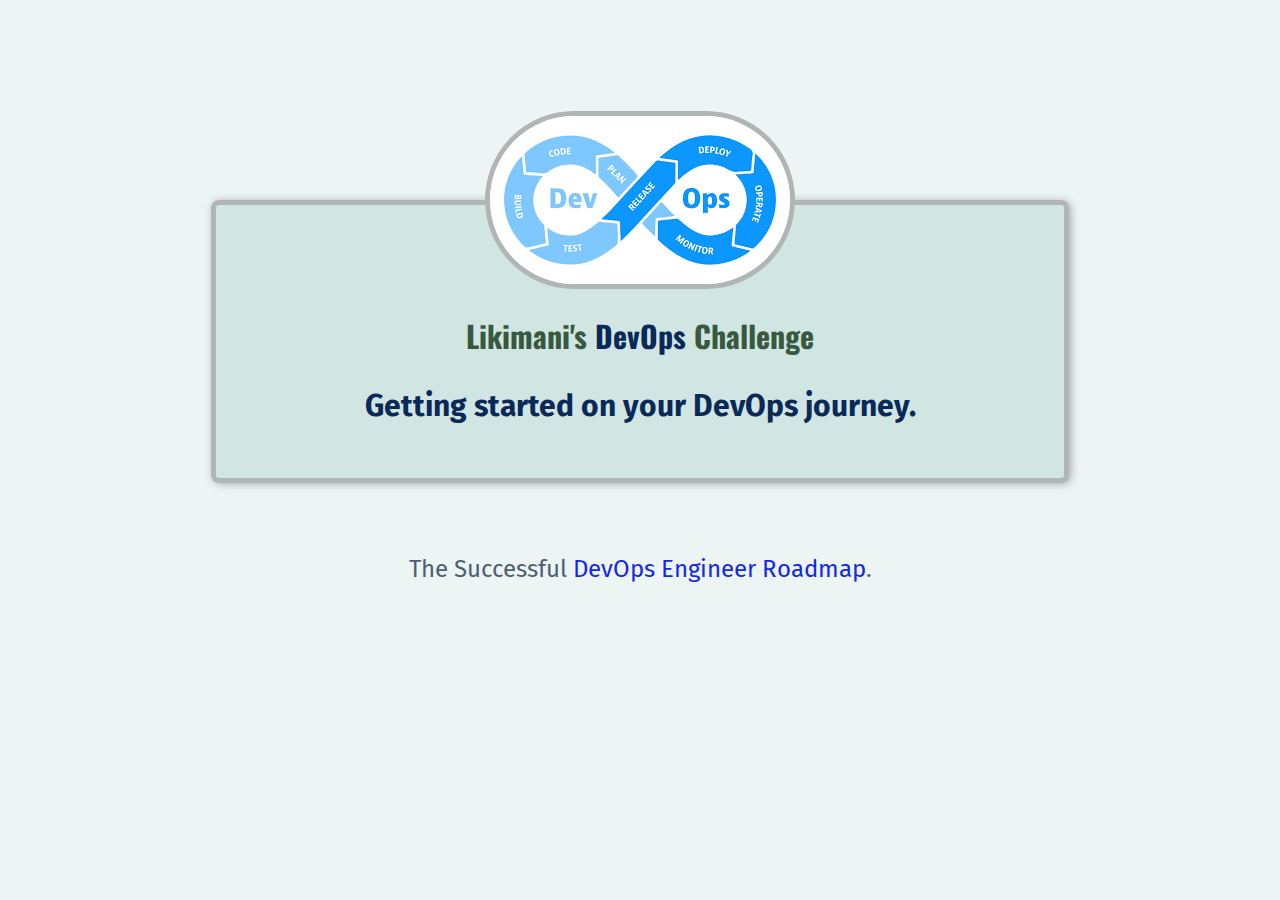
<file: index.html>
<!DOCTYPE html>
<html lang="en">
  <head> <!--invisible content-->
    <!-- <style></style> -->
    <meta charset="UTF-8">

    <link rel="preconnect" href="https://fonts.googleapis.com">
    <link rel="preconnect" href="https://fonts.gstatic.com" crossorigin>
    <link href="https://fonts.googleapis.com/css2?family=Fira+Sans:wght@400;700&family=Oswald:wght@200..700&display=swap" rel="stylesheet">

    <link href="styles/shared.css" rel="stylesheet" /> <!-- This file will be the main stylesheet which will be overridden by the values in the other listed stylesheets-->
    <link href="styles/style.css" rel="stylesheet" > 
    <!--link: links to another file, rel: relationship to the file; link is a void element (no closing tag), you can also use a forward slash (<element />)-->
    
  <title>Phyllis' DevOps Roadmap</title> <!--Appears only the Search Engine, not as an actual title -->

  </head>

  <body> <!--visible content-->
    <main>
      <img src="images/devops-image.png" alt="devops-image"> <!--alt: fall back text in case the image does not load, also text read out in case user is using a screen reader-->

      <h1>Likimani's <span>DevOps</span> Challenge</h1>

      <p id="subtitle">Getting started on your DevOps journey.</p> 
    </main>

    <footer>
      <p>The Successful <a href="course-list.html"> DevOps Engineer Roadmap</a>.</p>
    </footer>
  </body>
</html>
</file>
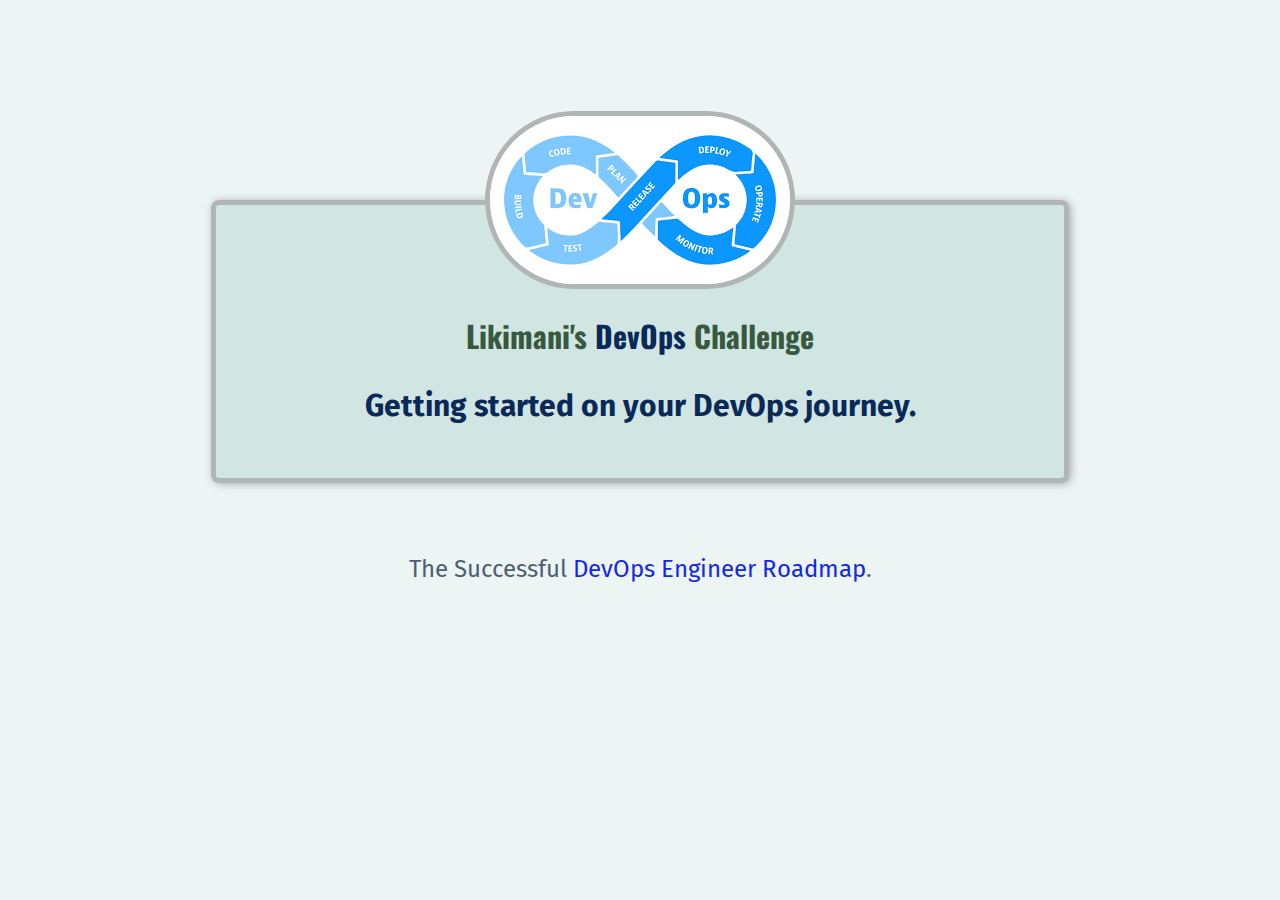
<file: devops-year/index.html>
<!DOCTYPE html>
<html lang="en">
  <head> <!--invisible content-->
    <!-- <style></style> -->
    <meta charset="UTF-8">

    <link rel="preconnect" href="https://fonts.googleapis.com">
    <link rel="preconnect" href="https://fonts.gstatic.com" crossorigin>
    <link href="https://fonts.googleapis.com/css2?family=Fira+Sans:wght@400;700&family=Oswald:wght@200..700&display=swap" rel="stylesheet">

    <link rel="icon" href="./images/favicon.ico" type="image/x-icon">

    <link href="styles/shared.css" rel="stylesheet" /> <!-- This file will be the main stylesheet which will be overridden by the values in the other listed stylesheets-->
    <link href="styles/style.css" rel="stylesheet" > 
    <!--link: links to another file, rel: relationship to the file; link is a void element (no closing tag), you can also use a forward slash (<element />)-->
    
  <title>Phyllis' DevOps Roadmap</title> <!--Appears only the Search Engine, not as an actual title -->

  </head>

  <body> <!--visible content-->
    <main>
      <img src="images/devops-image.png" alt="devops-image"> <!--alt: fall back text in case the image does not load, also text read out in case user is using a screen reader-->

      <h1>Likimani's <span>DevOps</span> Challenge</h1>

      <p id="subtitle">Getting started on your DevOps journey.</p> 
    </main>

    <footer>
      <p>The Successful <a href="course-list.html"> DevOps Engineer Roadmap</a>.</p>
    </footer>
  </body>
</html>
</file>
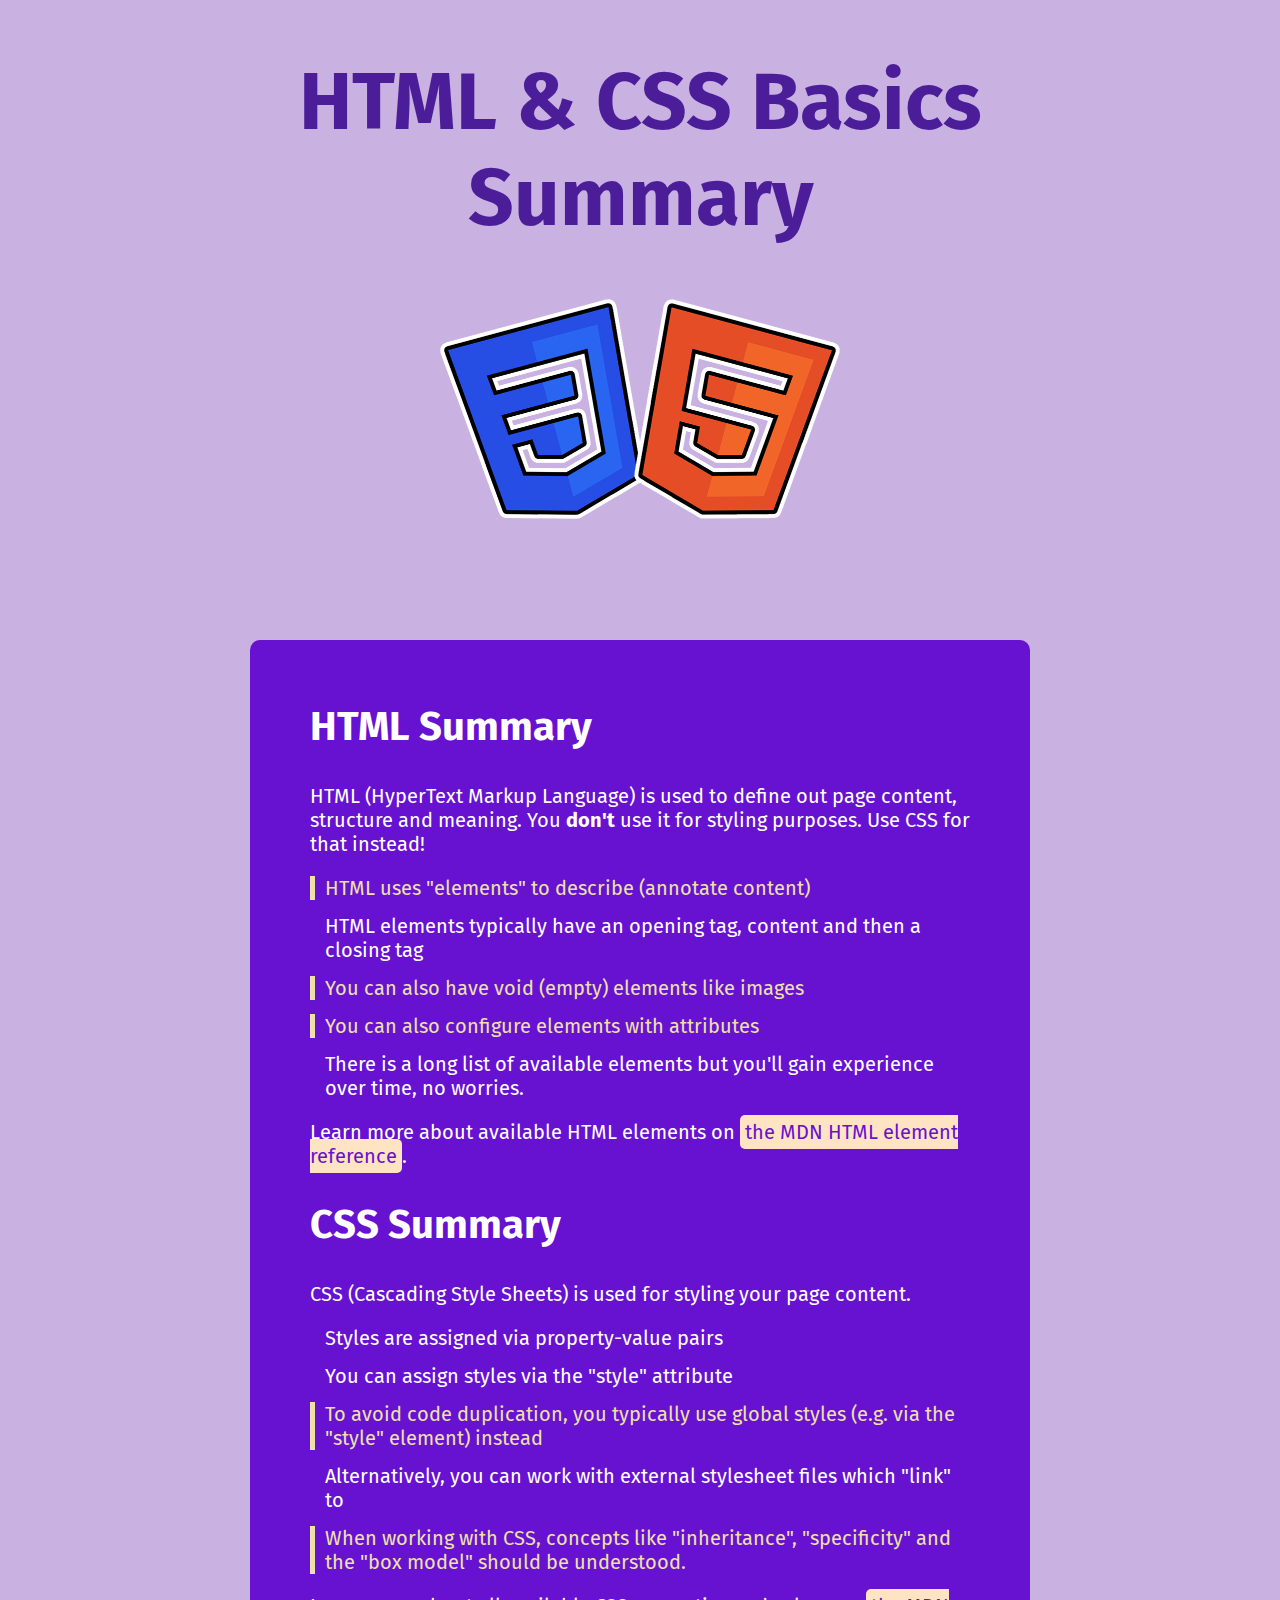
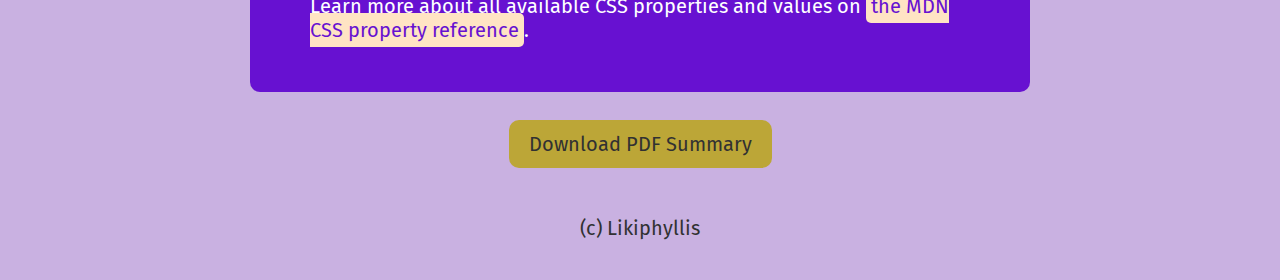
<file: project1/index.html>
<!DOCTYPE html>
<html lang="en">
  <head>
    <meta charset="UTF-8">

    <link rel="preconnect" href="https://fonts.googleapis.com">
    <link rel="preconnect" href="https://fonts.gstatic.com" crossorigin>
    <link href="https://fonts.googleapis.com/css2?family=Fira+Sans:wght@400;700&family=Oswald:wght@200..700&display=swap" rel="stylesheet">

    <link rel="stylesheet" href="styles/styles.css">
    <title>HTML & CSS</title>
  </head>

  <body>
    <header>
      <h1>HTML & CSS Basics Summary</h1>
      <img src="./images/html-css.png" alt="HTML and CSS logos">
    </header>

    <main>
      <section>
        <h2>HTML Summary</h2>
        <p>HTML (HyperText Markup Language) is used to define out page content, structure and meaning. 
          You <strong>don't</strong> use it for styling purposes. Use CSS for that instead!
        </p>
        <ul>
          <li class="highlight-text">HTML uses "elements" to describe (annotate content)</li>
          <li>HTML elements typically have an opening tag, content and then a closing tag</li>
          <li class="highlight-text">You can also have void (empty) elements like images</li>
          <li class="highlight-text">You can also configure elements with attributes</li>
          <li>There is a long list of available elements but you'll gain experience over time, no worries.</li>
        </ul>
        <p>Learn more about available HTML elements on 
          <a href="https://developer.mozilla.org/en-US/docs/Web/HTML/Element">the MDN HTML element reference</a>.
        </p>
      </section>
      
      <section>
        <h2>CSS Summary</h2>
        <p>CSS (Cascading Style Sheets) is used for styling your page content.</p>
        <ul>
          <li>Styles are assigned via property-value pairs</li>
          <li>You can assign styles via the "style" attribute</li>
          <li class="highlight-text">To avoid code duplication, you typically use global styles (e.g. via the "style" element) instead</li>
          <li>Alternatively, you can work with external stylesheet files which "link" to</li>
          <li class="highlight-text">When working with CSS, concepts like "inheritance", "specificity" and the "box model" should be understood.</li>
        </ul>
        <p>Learn more about all available CSS properties and values on 
          <a href="https://developer.mozilla.org/en-US/docs/Web/CSS/Reference">the MDN CSS property reference</a>.
        </p>
      </section>      
    </main>

    <footer>
      <p id="downloadpdf">
        <a href="https://github.com/academind/100-days-of-web-development/blob/04-html-css-first-practice-summary/extra-files/html-css-basics-summary.pdf" target="_blank"> 
          Download PDF Summary </a>
      </p>
      <p id="copyright">(c) Likiphyllis</p>
    </footer>
    
  </body>
</html>
</file>
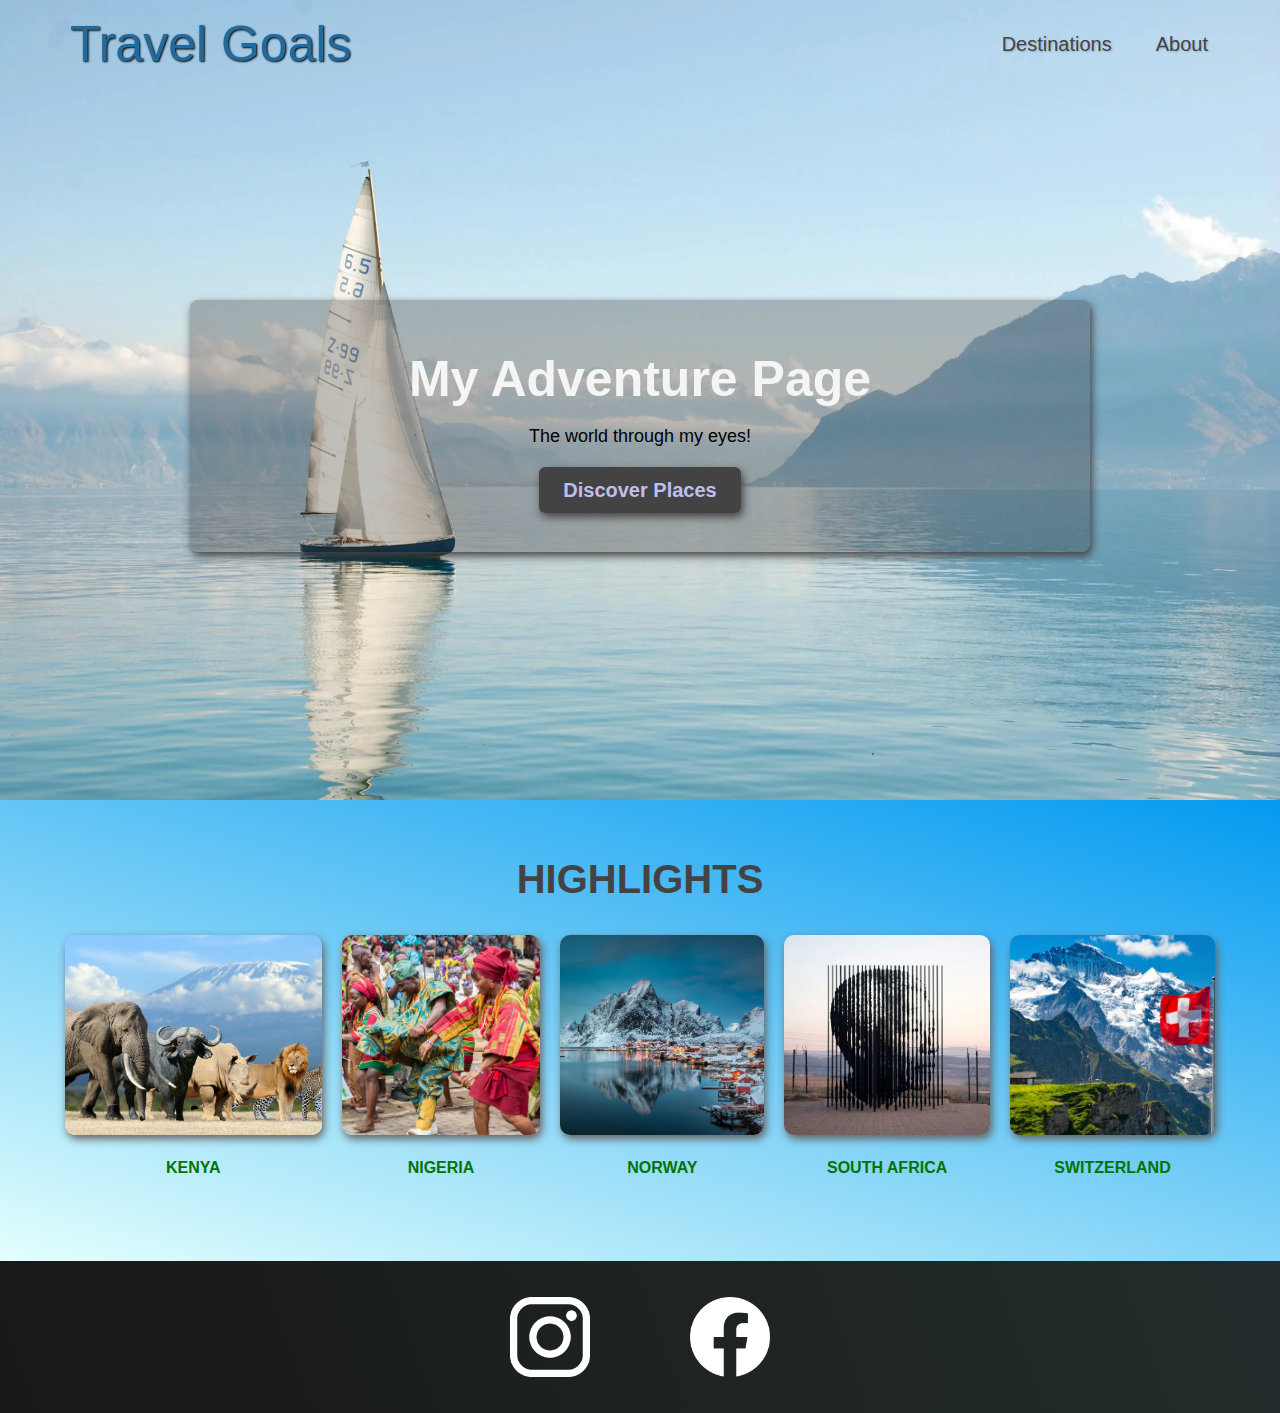
<file: travel-site/index.html>
<!DOCTYPE html>
<html lang="en">
<head>
  <meta charset="UTF-8">

  <link
      href="https://fonts.googleapis.com/css2?family=Raleway:wght@700&family=Oleo+Script:wght@700&family=Quicksand:wght@300;500;700&display=swap"
      rel="stylesheet"
  />

  <link rel="stylesheet" href="styles/styles.css">
  <link rel="stylesheet" href="styles/shared.css">

  <title>Travel Goals</title>

</head>
<body>
  <header id="container">
    <div id="page-logo"><a href="./index.html">Travel Goals</a></div>
    <nav>
      <ul id="dest">
        <li><a href="./places.html">Destinations</a></li>
        <li><a href="">About</a></li>
      </ul>
    </nav>
  </header>

  <main>
    <section id="hero">
      <div id="hero-content">
        <h1>My Adventure Page</h1>
        <p>The world through my eyes!</p>
        <a href="./places.html">Discover Places</a>
      </div>
    </section>

    <section id="highlights">
      <h2>Highlights</h2>
      <ul id="fave-dest">
        <li class="destination">
          <img src="./images/places/big-five.jpeg" alt="Big Five with Mt. Kilimanjaro Background">
          <p><strong>Kenya</strong></p>
        </li>
        <li class="destination">
          <img src="./images/places/Nigeria.jpeg" alt="Cultural Dsancers in Nigeria">
          <p><strong>Nigeria</strong></p>
        </li>
        <li class="destination">
          <img src="./images/places/Norway.jpeg" alt="Snowy mountainous Norwegian village">
          <p><strong>Norway</strong></p>
        </li>
        <li class="destination">
          <img src="./images/places/mandela.jpeg" alt="Mandela sculpture by the beach">
          <p><strong>South Africa</strong></p>
        </li>
        <li class="destination">
          <img src="./images/places/swiss.webp" alt="Swiss flag with snow-capped mountain background">
          <p><strong>Switzerland</strong></p>
        </li>
      </ul>
    </section>
  </main>

  <footer>
    <ul>
      <li>
        <a href="https://www.instagram.com"><img src="./images/icons/insta.png" alt="white Instagram logo"></a>
      </li>

      <li>
        <a href="https://www.facebook.com"><img src="./images/icons/facebook.png" alt="white Facebook logo"></a>
      </li>
    </ul>
  </footer>
</body>
</html>
</file>
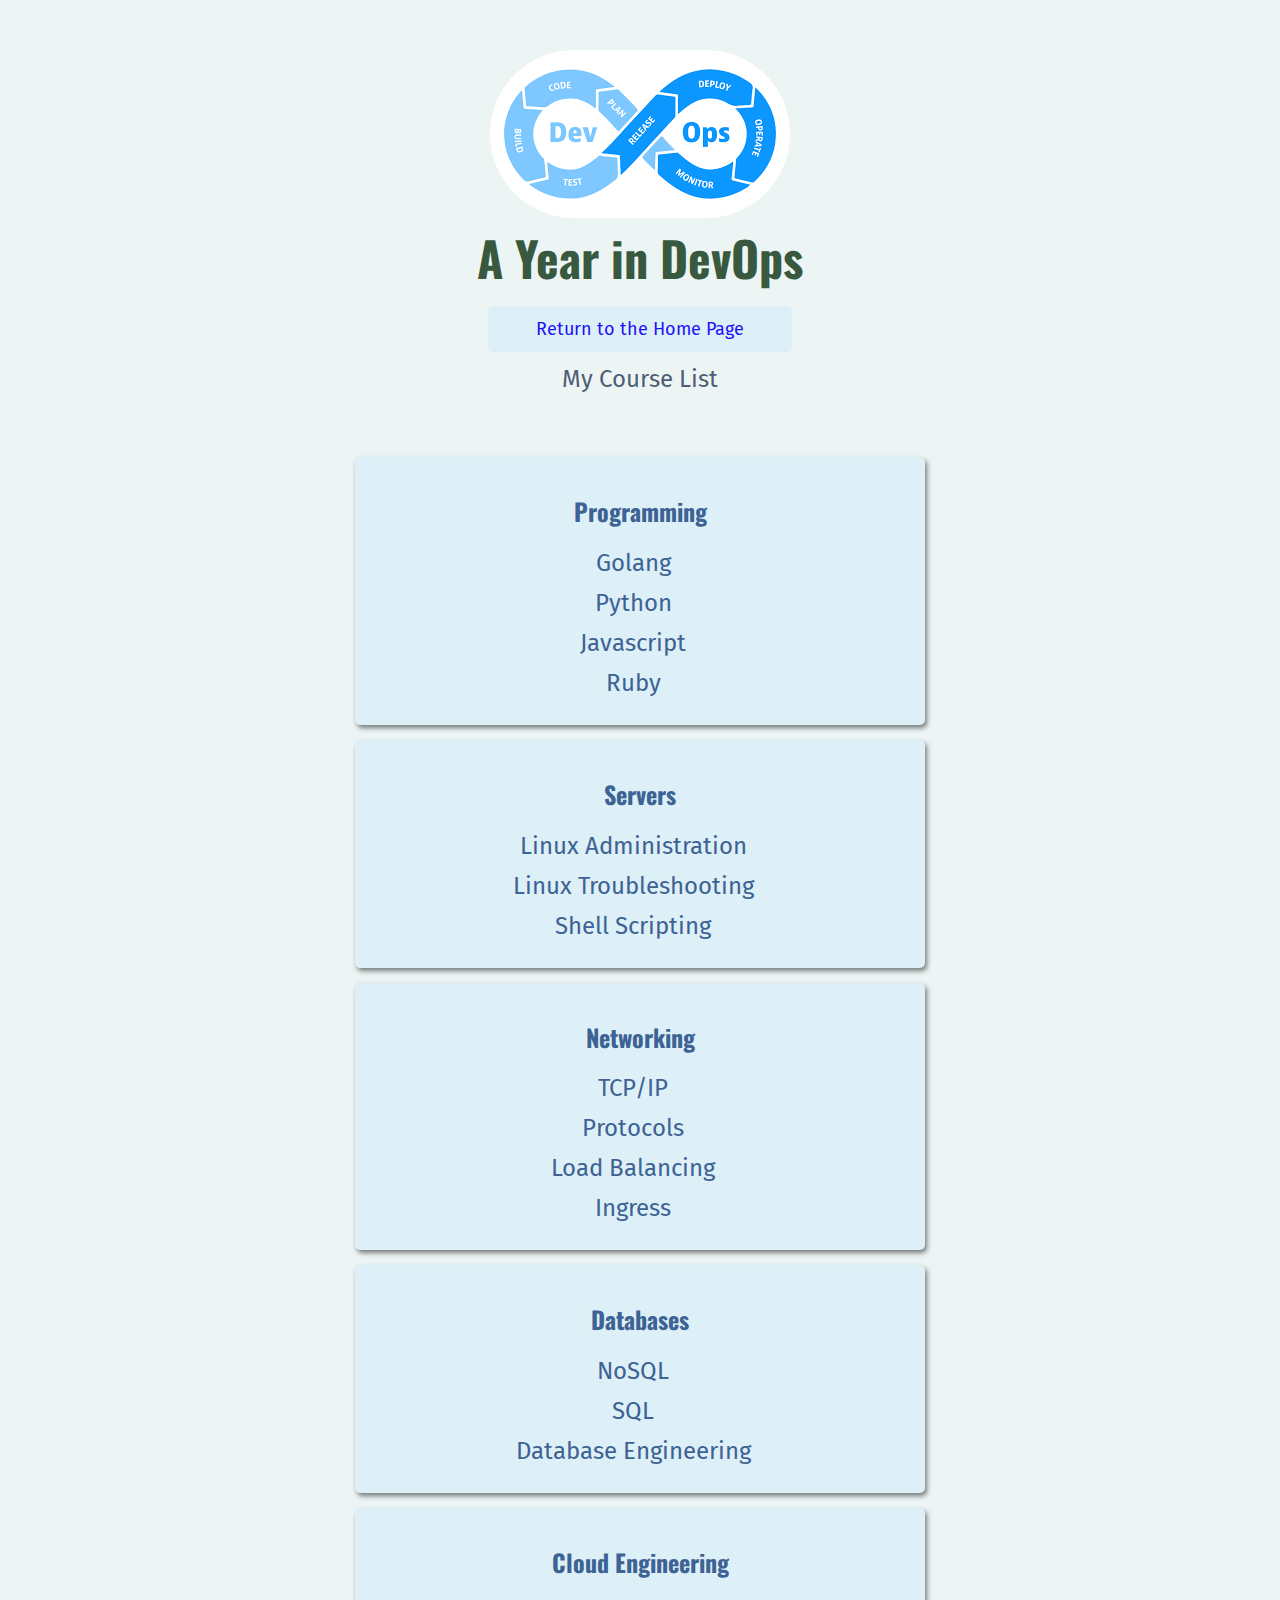
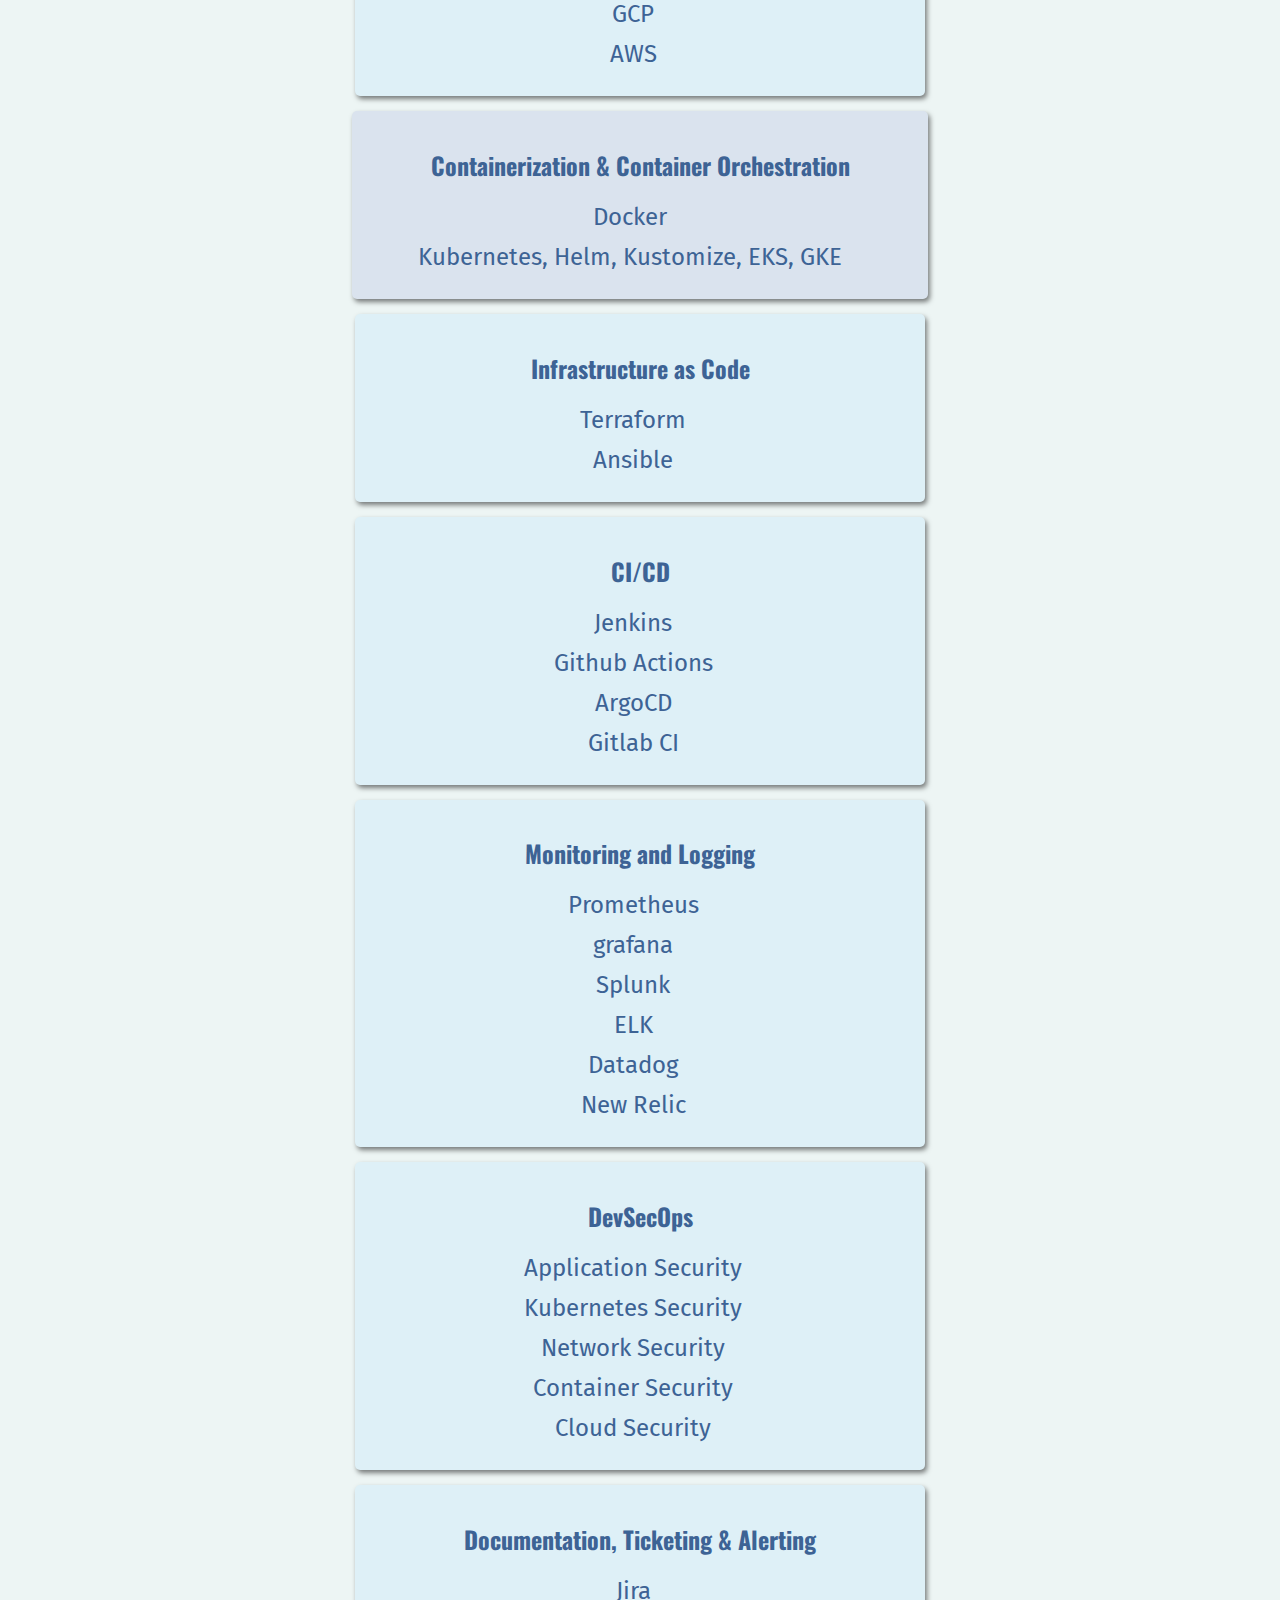
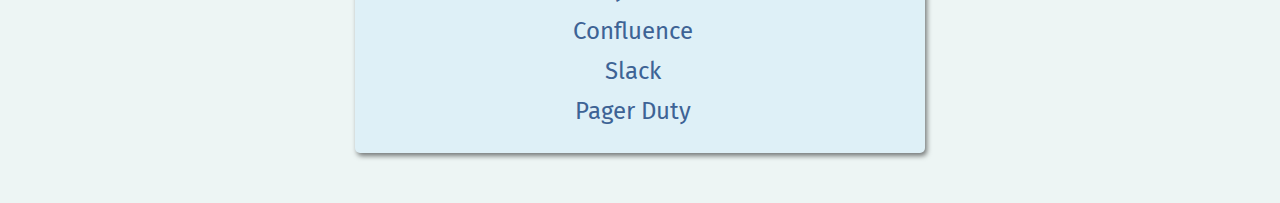
<file: course-list.html>
<!DOCTYPE html>
<html lang="en">
  <head>
    <meta charset="UTF-8">
    <link rel="preconnect" href="https://fonts.googleapis.com">
    <link rel="preconnect" href="https://fonts.gstatic.com" crossorigin>
    <link href="https://fonts.googleapis.com/css2?family=Fira+Sans:wght@400;700&family=Oswald:wght@200..700&display=swap" rel="stylesheet">
    
    <link href="styles/shared.css" rel="stylesheet" />
    <link href="styles/course-list.css" rel="stylesheet" />
    
    <title>My DevOps Roadmap</title>

  </head>
  <body>
    <header>
      <img src="images/devops-image.png" alt="devops-image">
      <h1>A Year in DevOps</h1>
      <a href="index.html">Return to the Home Page</a>
      <p id="mycourselist">My Course List</p>
    </header>
    
    <main>
      <ul>
        <li>
          <h2>Programming</h2>
          <p>Golang</p>
          <p>Python</p>
          <p>Javascript</p>
          <p>Ruby</p>
        </li>
        <li>
          <h2>Servers</h2>
          <p>Linux Administration</p>
          <p>Linux Troubleshooting</p>
          <p>Shell Scripting</p>
        </li>
        <li>
          <h2>Networking</h2>
          <p>TCP/IP</p>
          <p>Protocols</p>
          <p>Load Balancing</p>
          <p>Ingress</p>
        </li>
        <li>
          <h2>Databases</h2>
          <p>NoSQL</p>
          <p>SQL</p>
          <p>Database Engineering</p>
        </li>
        <li>
          <h2>Cloud Engineering</h2>
          <p>GCP</p>
          <p>AWS</p>
        </li>
        <li class="subject">
          <h2>Containerization & Container Orchestration</h2>
          <p>Docker</p>
          <p>Kubernetes, Helm, Kustomize, EKS, GKE</p>
        </li>
        <li>
          <h2>Infrastructure as Code</h2>
          <p>Terraform</p>
          <p>Ansible</p>
        </li>
        <li>
          <h2>CI/CD</h2>
          <p>Jenkins</p>
          <p>Github Actions</p>
          <p>ArgoCD</p>
          <p>Gitlab CI</p>
        </li>
        <li>
          <h2>Monitoring and Logging</h2>
          <p>Prometheus</p>
          <p>grafana</p>
          <p>Splunk</p>
          <p>ELK</p>
          <p>Datadog</p>
          <p>New Relic</p>
        </li>
        <li>
          <h2>DevSecOps</h2>
          <p>Application Security</p>
          <p>Kubernetes Security</p>
          <p>Network Security</p>
          <p>Container Security</p>
          <p>Cloud Security</p>
        </li>
        <li>
          <h2>Documentation, Ticketing & Alerting</h2>
          <p>Jira</p>
          <p>Confluence</p>
          <p>Slack</p>
          <p>Pager Duty</p>
        </li>
      </ul>
    </main>
  </body>
</html>
</file>
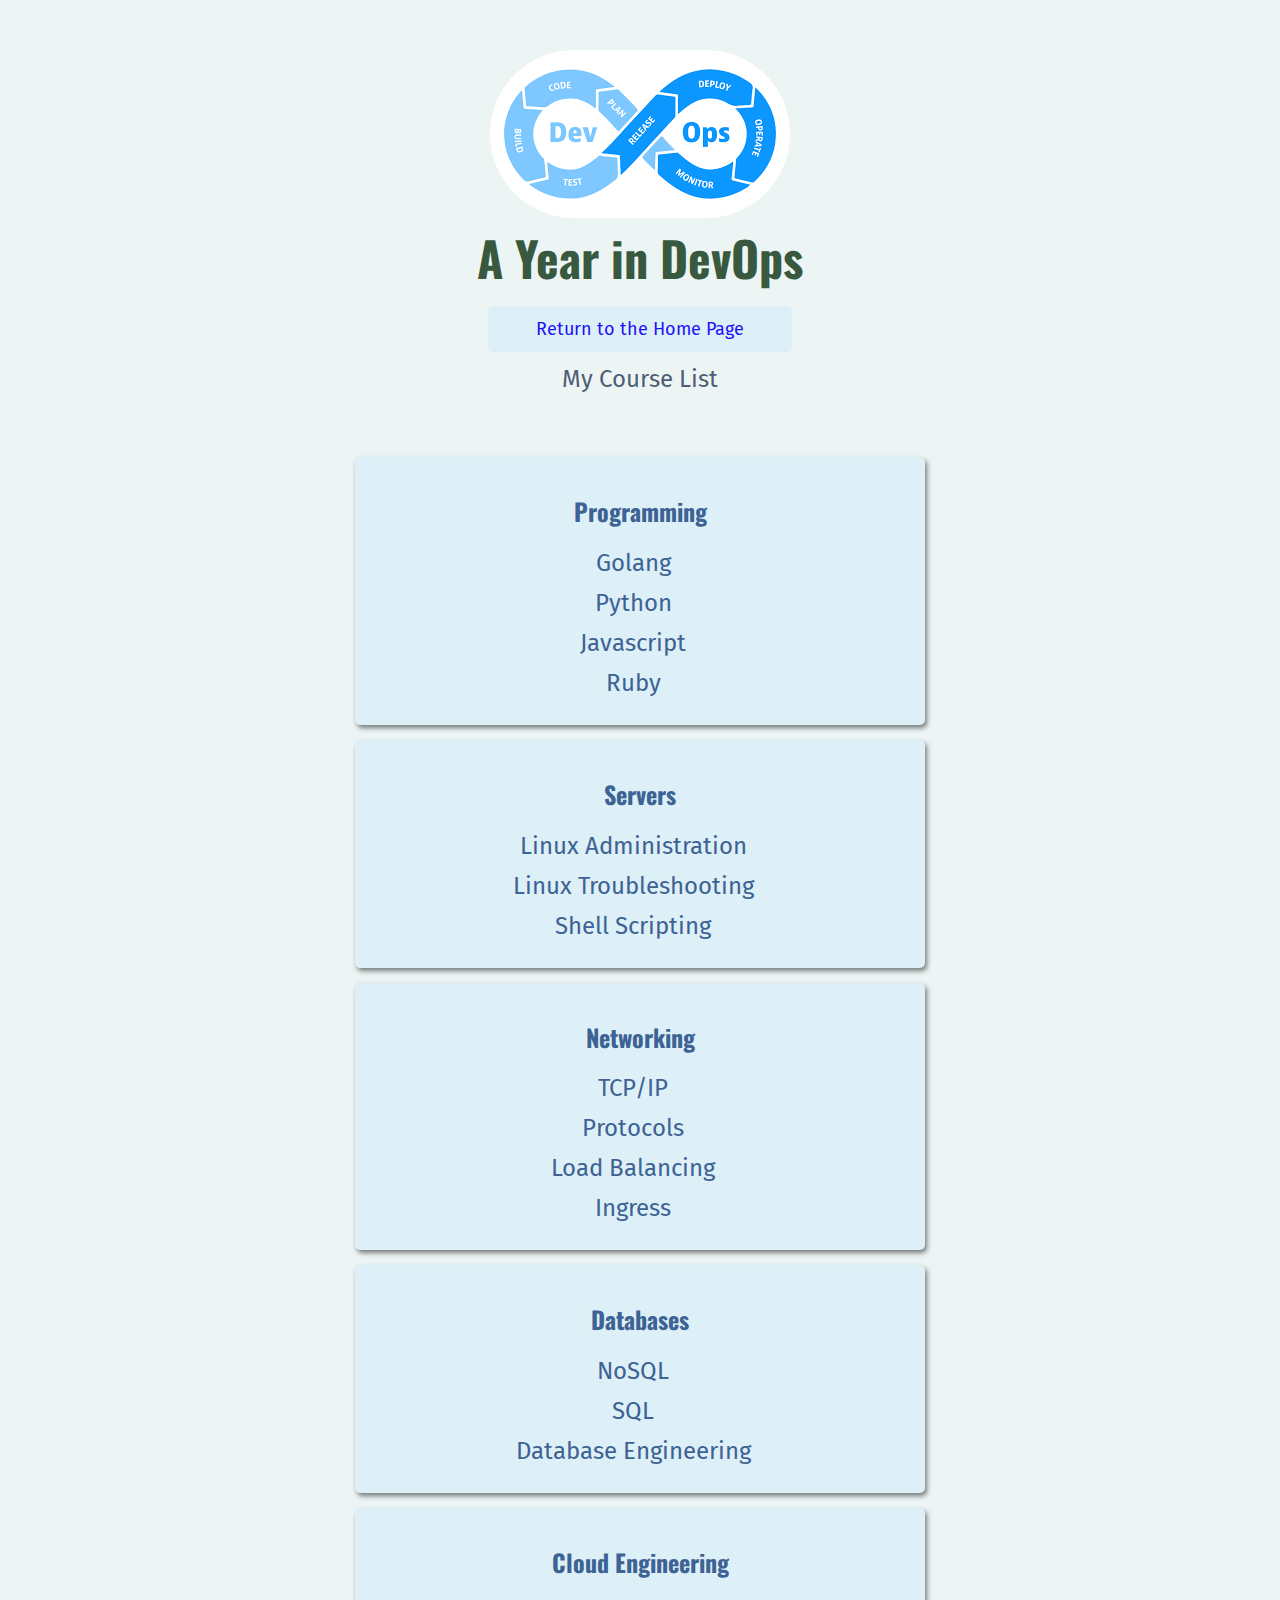
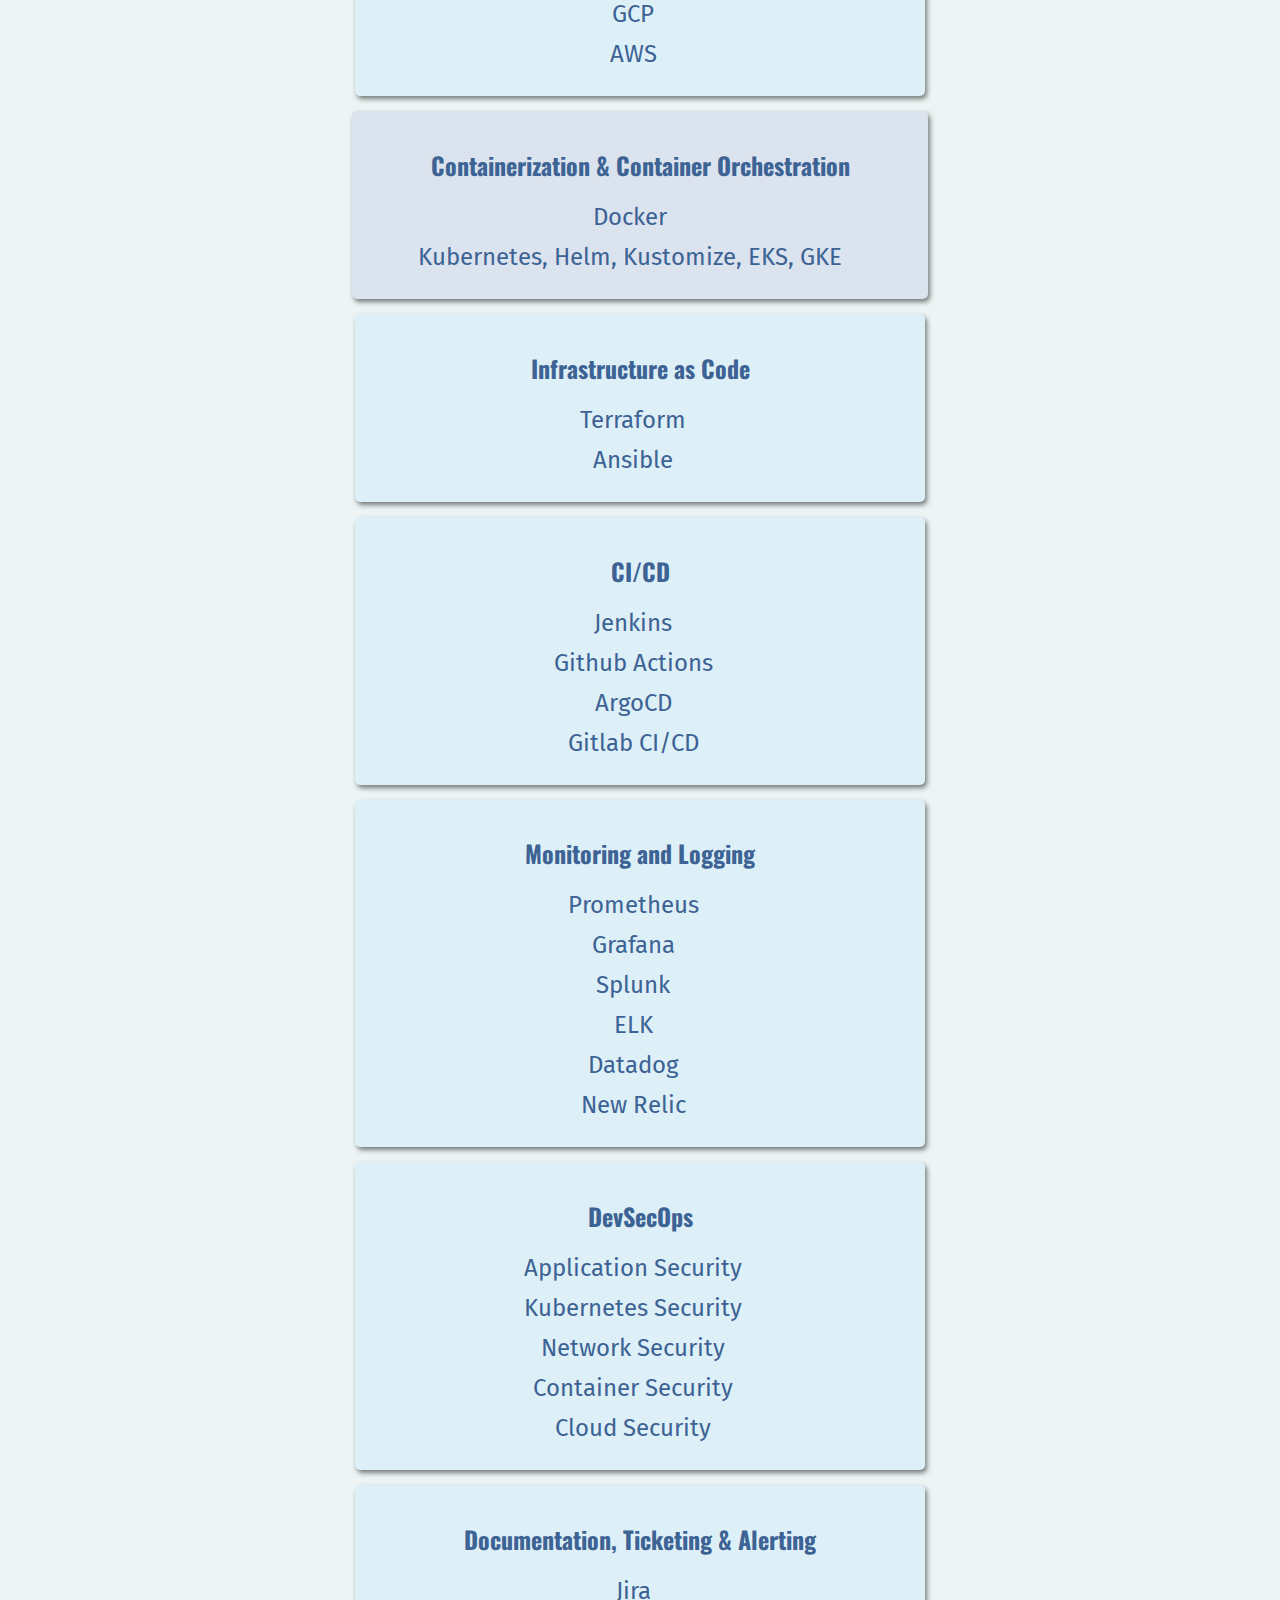
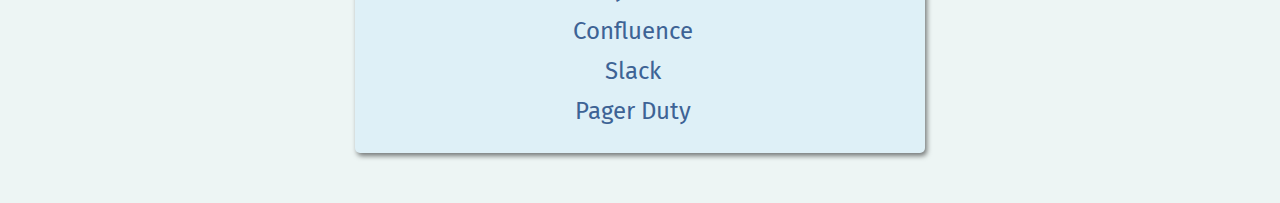
<file: devops-year/course-list.html>
<!DOCTYPE html>
<html lang="en">
  <head>
    <meta charset="UTF-8">
    <link rel="preconnect" href="https://fonts.googleapis.com">
    <link rel="preconnect" href="https://fonts.gstatic.com" crossorigin>
    <link href="https://fonts.googleapis.com/css2?family=Fira+Sans:wght@400;700&family=Oswald:wght@200..700&display=swap" rel="stylesheet">

    <link rel="icon" href="./images/favicon.ico" type="image/x-icon">

    <link href="styles/shared.css" rel="stylesheet" />
    <link href="styles/course-list.css" rel="stylesheet" />
    
    <title>My DevOps Roadmap</title>

  </head>
  <body>
    <header>
      <img src="images/devops-image.png" alt="devops-image">
      <h1>A Year in DevOps</h1>
      <a href="index.html">Return to the Home Page</a>
      <p id="mycourselist">My Course List</p>
    </header>
    
    <main>
      <ul>
        <li>
          <h2>Programming</h2>
          <p>Golang</p>
          <p>Python</p>
          <p>Javascript</p>
          <p>Ruby</p>
        </li>
        <li>
          <h2>Servers</h2>
          <p>Linux Administration</p>
          <p>Linux Troubleshooting</p>
          <p>Shell Scripting</p>
        </li>
        <li>
          <h2>Networking</h2>
          <p>TCP/IP</p>
          <p>Protocols</p>
          <p>Load Balancing</p>
          <p>Ingress</p>
        </li>
        <li>
          <h2>Databases</h2>
          <p>NoSQL</p>
          <p>SQL</p>
          <p>Database Engineering</p>
        </li>
        <li>
          <h2>Cloud Engineering</h2>
          <p>GCP</p>
          <p>AWS</p>
        </li>
        <li class="subject">
          <h2>Containerization & Container Orchestration</h2>
          <p>Docker</p>
          <p>Kubernetes, Helm, Kustomize, EKS, GKE</p>
        </li>
        <li>
          <h2>Infrastructure as Code</h2>
          <p>Terraform</p>
          <p>Ansible</p>
        </li>
        <li>
          <h2>CI/CD</h2>
          <p>Jenkins</p>
          <p>Github Actions</p>
          <p>ArgoCD</p>
          <p>Gitlab CI/CD</p>
        </li>
        <li>
          <h2>Monitoring and Logging</h2>
          <p>Prometheus</p>
          <p>Grafana</p>
          <p>Splunk</p>
          <p>ELK</p>
          <p>Datadog</p>
          <p>New Relic</p>
        </li>
        <li>
          <h2>DevSecOps</h2>
          <p>Application Security</p>
          <p>Kubernetes Security</p>
          <p>Network Security</p>
          <p>Container Security</p>
          <p>Cloud Security</p>
        </li>
        <li>
          <h2>Documentation, Ticketing & Alerting</h2>
          <p>Jira</p>
          <p>Confluence</p>
          <p>Slack</p>
          <p>Pager Duty</p>
        </li>
      </ul>
    </main>
  </body>
</html>
</file>
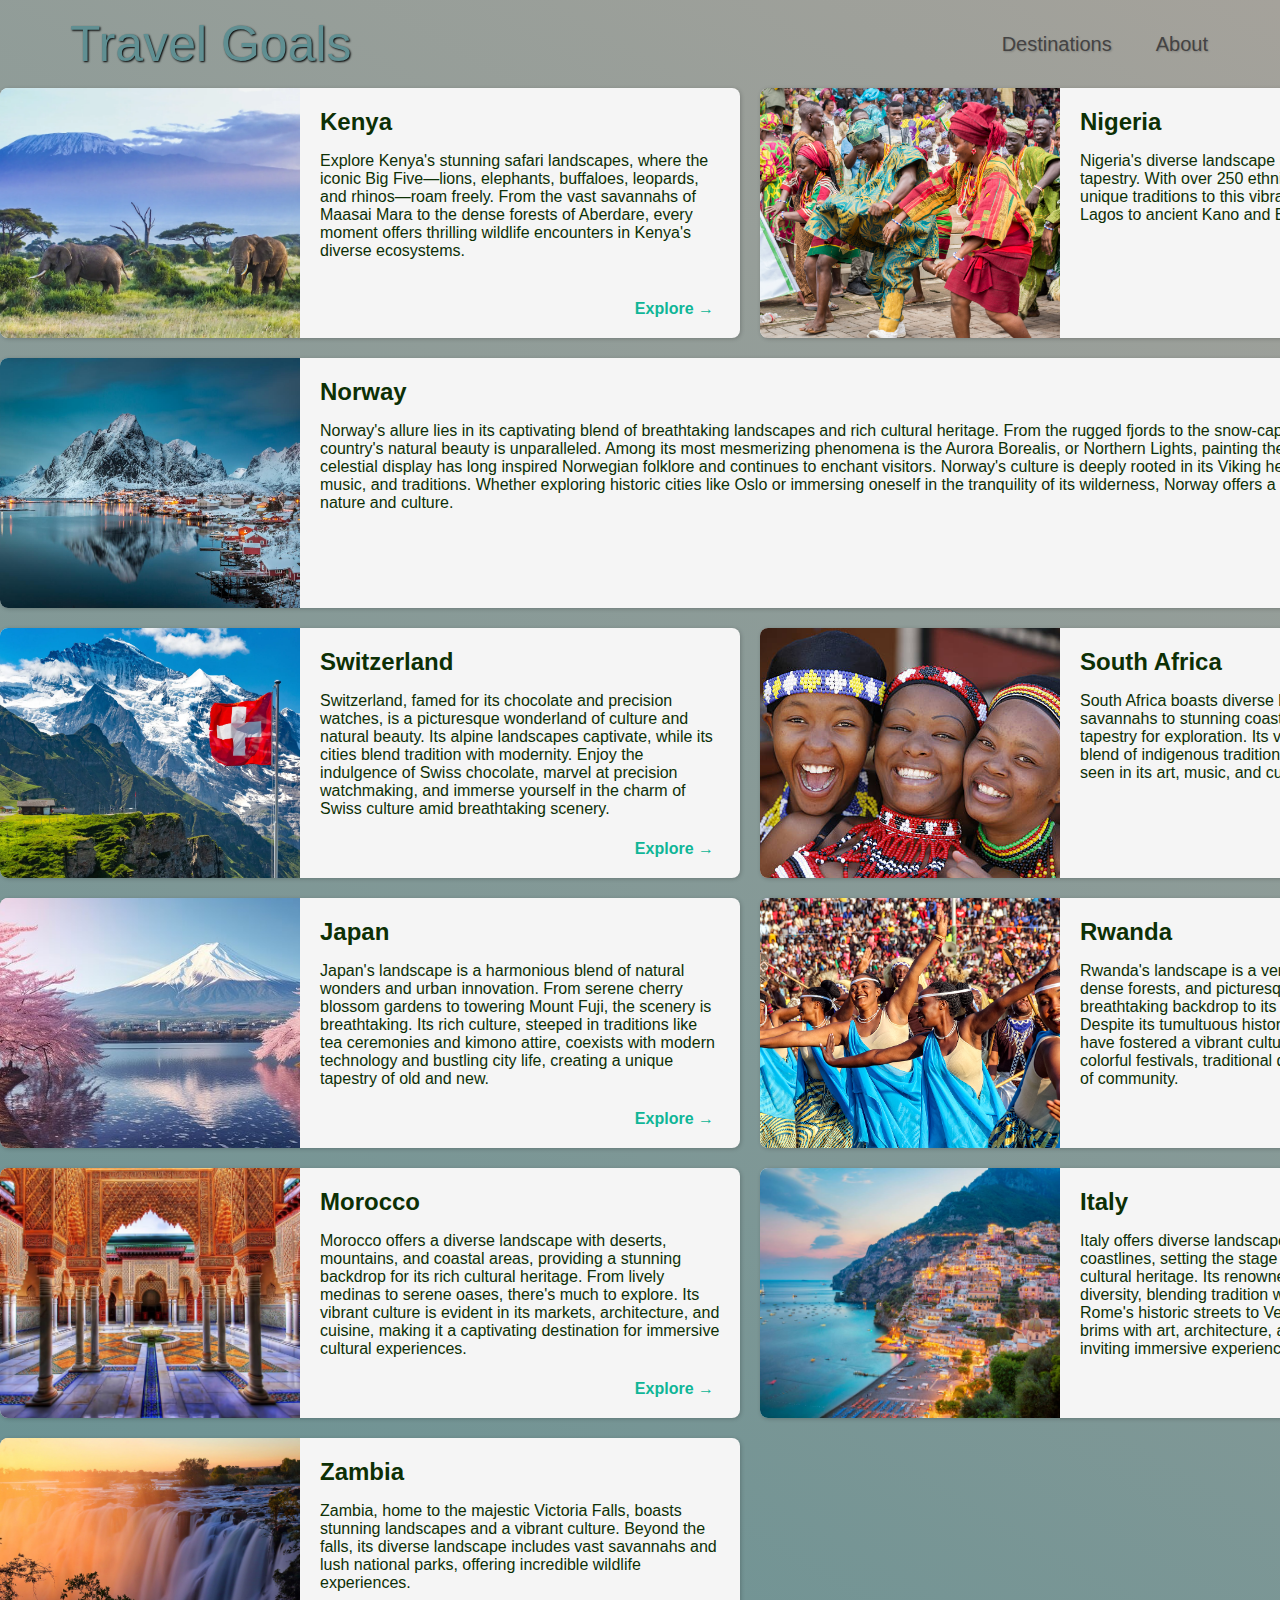
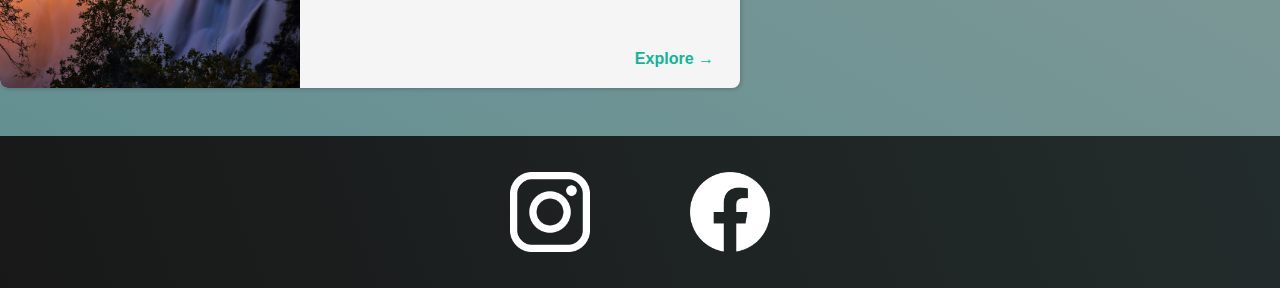
<file: travel-site/places.html>
<!DOCTYPE html>
<html lang="en">
<head>
  <meta charset="UTF-8">

  <link rel="stylesheet" href="styles/shared.css">
  <link rel="stylesheet" href="styles/places.css">

  <title>Destination Goals</title>
</head>

<body>
  <header>
    <div id="page-logo">
      <a href="./index.html">Travel Goals</a>
    </div>
    <nav>
      <ul>
        <li><a href="./places.html">Destinations</a></li>
        <li><a href="">About</a></li>
      </ul>
    </nav>
  </header>

  <main>
    <ul class="my-destinations">
      <li>
        <img src="./images/places/Elephants-kenya.webp" alt="Elephants grazing">
        <div class="item-content">
          <div>
            <h2>
              Kenya
            </h2>
            <p>
              Explore Kenya's stunning safari landscapes, where the iconic Big Five—lions, elephants, buffaloes, 
              leopards, and rhinos—roam freely. 
              From the vast savannahs of Maasai Mara to the dense forests of Aberdare, 
              every moment offers thrilling wildlife encounters in Kenya's diverse ecosystems.
            </p>
          </div>
          <div class="actions"><a href="https://en.wikipedia.org/wiki/Kenya"> Explore &#x2192</a></div>
        </div>
      </li>
      <li>
        <img src="./images/places/Nigeria.jpeg" alt="Nigeria cultural dance">
        <div class="item-content">
          <div>
            <h2>Nigeria</h2>
            <p>
              Nigeria's diverse landscape mirrors its people's rich tapestry. 
              With over 250 ethnic groups, each brings unique traditions to this vibrant nation, 
              from bustling Lagos to ancient Kano and Benin City.
            </p>
          </div>
          <div class="actions"><a href="https://en.wikipedia.org/wiki/Nigeria">Explore &#x2192</a></div>
        </div>        
      </li>
      <li>
        <img src="./images/places/Norway.jpeg" alt="snow capped mountains in Norway">
        <div class="item-content">
          <div>
            <h2>Norway</h2>
            <p>
              Norway's allure lies in its captivating blend of breathtaking landscapes and rich cultural heritage. 
              From the rugged fjords to the snow-capped mountains, the country's natural beauty is unparalleled. 
              Among its most mesmerizing phenomena is the Aurora Borealis, or Northern Lights, 
              painting the sky with vibrant hues. 
              This celestial display has long inspired Norwegian folklore and continues to enchant visitors. 
              Norway's culture is deeply rooted in its Viking heritage, evident in its art, music, and traditions. 
              Whether exploring historic cities like Oslo or immersing oneself in the tranquility of its wilderness, 
              Norway offers a profound journey through nature and culture.
            </p>
          </div>
          <div class="actions"><a href="https://en.wikipedia.org/wiki/Norway">Explore &#x2192</a></div>
        </div>
      </li>
      <li>
        <img src="./images/places/swiss.webp" alt="Sunshine on snowcapped mountain with swiss flag in foreground">
        <div class="item-content">
          <div>
            <h2>Switzerland</h2>
            <p>
              Switzerland, famed for its chocolate and precision watches, is a picturesque wonderland of culture and natural beauty. 
              Its alpine landscapes captivate, while its cities blend tradition with modernity. 
              Enjoy the indulgence of Swiss chocolate, marvel at precision watchmaking, 
              and immerse yourself in the charm of Swiss culture amid breathtaking scenery.
            </p>
          </div>
          <div class="actions"><a href="https://en.wikipedia.org/wiki/Switzerland">Explore &#x2192</a></div>
        </div>
      </li>
      <li>
        <img src="./images/places/SA-peoples.jpeg" alt="South Africa Peoples">
        <div class="item-content">
          <div>
            <h2>South Africa</h2>
            <p>
              South Africa boasts diverse landscapes, from savannahs to stunning coastlines, 
              offering a rich tapestry for exploration. 
              Its vibrant culture reflects a blend of indigenous traditions and modern influences, seen in its art, 
              music, and cuisine.
            </p>
          </div>
          <div class="actions"><a href="https://en.wikipedia.org/wiki/southafrica">Explore &#x2192</a></div>
        </div>
      </li>
      <li>
        <img src="./images/places/japan.jpeg" alt="Japan cherry blossoms, Mt. Fuji background">
        <div class="item-content">
          <div>
            <h2>Japan</h2>
            <p>
              Japan's landscape is a harmonious blend of natural wonders and urban innovation. 
              From serene cherry blossom gardens to towering Mount Fuji, the scenery is breathtaking. 
              Its rich culture, steeped in traditions like tea ceremonies and kimono attire, 
              coexists with modern technology and bustling city life, creating a unique tapestry of old and new.
            </p>
          </div>
          <div class="actions"><a href="https://en.wikipedia.org/wiki/japan">Explore &#x2192</a></div>
        </div>
      </li>
      <li>
        <img src="./images/places/Rwanda.jpeg" alt="Rwanda dance">
        <div class="item-content">
          <div>
            <h2>Rwanda</h2>
            <p>
              Rwanda's landscape is a verdant canvas of rolling hills, dense forests, and picturesque lakes, 
              offering a breathtaking backdrop to its rich cultural heritage. Despite its tumultuous history, 
              Rwanda's resilient people have fostered a vibrant culture, celebrated through colorful festivals, 
              traditional dances, and a strong sense of community.
            </p>
          </div>
          <div class="actions"><a href="https://en.wikipedia.org/wiki/rwanda">Explore &#x2192</a></div>
        </div>
      </li>
      <li>
        <img src="./images/places/morocco.jpeg" alt="moroccan embassy in SA">
        <div class="item-content">
          <div>
            <h2>Morocco</h2>
            <p>
              Morocco offers a diverse landscape with deserts, mountains, and coastal areas, providing a stunning backdrop 
              for its rich cultural heritage. From lively medinas to serene oases, there's much to explore. Its vibrant culture is evident in its markets, 
              architecture, and cuisine, making it a captivating destination for immersive cultural experiences.
            </p>
          </div>
          <div class="actions"><a href="https://en.wikipedia.org/wiki/morocco">Explore &#x2192</a></div>
        </div>
      </li>
      <li>
        <img src="./images/places/italy.jpeg" alt="Italian mountain village by the seaside">
        <div class="item-content">
          <div>
            <h2>Italy</h2>
            <p>
              Italy offers diverse landscapes, from vineyards to coastlines, setting the stage for its rich culinary and 
              cultural heritage. Its renowned cuisine reflects regional diversity, blending tradition with innovation. 
              From Rome's historic streets to Venice's canals, Italy's culture brims with art, architecture, 
              and centuries-old traditions, inviting immersive experiences.
            </p>
          </div>
          <div class="actions"><a href="https://en.wikipedia.org/wiki/italy">Explore &#x2192</a></div>
        </div>
      </li>
      <li>
        <img src="./images/places/victoriafalls.jpeg" alt="Victoria Falls at Sunset">
        <div class="item-content">
          <div>
            <h2>Zambia</h2>
            <p>
              Zambia, home to the majestic Victoria Falls, boasts stunning landscapes and a vibrant culture.
              Beyond the falls, its diverse landscape includes vast savannahs and lush national parks, 
              offering incredible wildlife experiences.
            </p>
          </div>
          <div class="actions"><a href="https://en.wikipedia.org/wiki/zambia">Explore &#x2192</a></div>
        </div>
      </li>
    </ul>
  </main>

  <footer>
    <ul>
      <li>
        <a href="https://www.instagram.com"><img src="./images/icons/insta.png" alt="white Instagram logo"></a>
      </li>

      <li>
        <a href="https://www.facebook.com"><img src="./images/icons/facebook.png" alt="white Facebook logo"></a>
      </li>
    </ul>
  </footer>
</body>
</html>
</file>
<file: styles/shared.css>
body{
  text-align: center;
  background-color: #edf5f4;
  color: #4d5e75;
  margin: 50px;
}
img{
  width: 300px;
  height: 168px;
  border-radius: 100px;
}
h1{
  font-family: 'Oswald', sans-serif; /*now the san-serif becomes the backup font that will be used if the browser cannot parse the first font*/
  /* text-align: center; */
  color: #38593f;
}
p{
  font-family: 'Fira Sans', sans-serif;
  /* text-align:center; */
  color: #4d5e75;
  font-size: 24px;
}
a {
  color: #1328e8;
  text-decoration: none;
}
a:hover { /*void selector*/
  text-decoration: underline; /* will only show this when hovering over the hyperlink */
  background-color: #e5d3f6;
}
#subtitle{ /*id selector*/
  color: #092a59;
  font-weight: bold;
  font-size: 30px;
}
</file>
<file: styles/style.css>
main{
  width: 800px;
  margin: 200px auto 72px auto;
  background-color: #d1e5e3;
  padding: 24px;
  border: 5px solid #afb6b5;
  border-radius: 8px;
  box-shadow: 2px 1px 8px rgba(0, 0, 0, 0.3);
}

img{
  width: 300px;
  height: 168px;
  border-radius: 100px;
  border: 5px solid #afb6b5;
  margin-top: -118.5px; /* (negative margins): 1/2(diagram height) + border + padding */
}

h1{
  font-size: 30px;
}

span{
  color: #092a59;
}


#subtitle {
  color: #092a59;
  font-weight: bold;
  font-size: 30px;
}
</file>
<file: devops-year/styles/shared.css>
body{
  text-align: center;
  background-color: #edf5f4;
  color: #4d5e75;
  margin: 50px;
}
img{
  width: 300px;
  height: 168px;
  border-radius: 100px;
}
h1{
  font-family: 'Oswald', sans-serif; /*now the san-serif becomes the backup font that will be used if the browser cannot parse the first font*/
  /* text-align: center; */
  color: #38593f;
}
p{
  font-family: 'Fira Sans', sans-serif;
  /* text-align:center; */
  color: #4d5e75;
  font-size: 24px;
}
a {
  color: #1328e8;
  text-decoration: none;
}
a:hover { /*void selector*/
  text-decoration: underline; /* will only show this when hovering over the hyperlink */
  background-color: #e5d3f6;
}
#subtitle{ /*id selector*/
  color: #092a59;
  font-weight: bold;
  font-size: 30px;
}
</file>
<file: devops-year/styles/style.css>
main{
  width: 800px;
  margin: 200px auto 72px auto;
  background-color: #d1e5e3;
  padding: 24px;
  border: 5px solid #afb6b5;
  border-radius: 8px;
  box-shadow: 2px 1px 8px rgba(0, 0, 0, 0.3);
}

img{
  width: 300px;
  height: 168px;
  border-radius: 100px;
  border: 5px solid #afb6b5;
  margin-top: -118.5px; /* (negative margins): 1/2(diagram height) + border + padding */
}

h1{
  font-size: 30px;
}

span{
  color: #092a59;
}


#subtitle {
  color: #092a59;
  font-weight: bold;
  font-size: 30px;
}
</file>
<file: project1/styles/styles.css>
body {
  background-color: #c9b1e1;
  margin: 10px 200px;
  font-family: 'Fira Sans', sans-serif;
}

header{
  color: #4b1d99;
  font-size: 40px;
  margin-top: 50px;
  text-align: center;
}

header img{
  width: 400px;
  margin-bottom: 100px;
}

p{
  font-size: 20px;
}

h2 {
  font-size: 40px;
}

main {
  background-color: #6711d1;
  border-radius: 10px;
  text-align: left;
  color: white;
  margin: 10px 50px;
  padding: 30px 60px;
}

/* we replaced this span class="bold-text" with <strong></strong> for the same emphasis, whose browser default is bold
.bold-text{
  font-weight: 900;
} */

ul{
  margin: 0;
  padding: 0;
  font-size: 20px;
  list-style: none;
}
li {
  margin: 14px 0;
  padding-left: 10px;
  border-left: 5px solid transparent;
}
.highlight-text{
  color: #ede1a8;
  border-color: #ede1a8;
}
p a {
  background-color: #ffe4c4;
  color: #6711d1;
  border-radius: 5px;
  text-decoration: none;
  padding: 5px;
}
p a:hover, a:active {
  background-color: #bca637;
  text-decoration: underline;
}

footer {
  margin: 40px;
  text-align: center;
}

footer a {
  background-color: #bca637;
  padding: 12px 20px;
  color: #313132;
  font-size: 20px;
  border-radius: 10px;
}

footer a:hover, a:active{
  background-color: #ffe4c4;
  color: #6711d1;
  text-decoration: underline;
}

#copyright {
  color: #313132;
  font-size: 20px;
  text-align: center;
  margin-top: 60px;
}
</file>
<file: travel-site/styles/styles.css>
#hero{
  height: 800px;
  background-image: url("../images/places/dhow.webp");
  background-position: center;
  background-size: cover;
}
#hero-content {
  width: 900px;
  background-color: rgba(51, 47, 47, 0.3);
  box-shadow: 2px 4px 8px #444343;
  border-radius: 8px;
  text-align: center;
  padding: 50px 0;
  margin: 0 auto;
  position: relative;
  top: 300px;
}

#hero-content h1{
  color: whitesmoke;
  /* text-transform: uppercase; */
  font-size: 50px;
  font-family: Georgia, sans-serif;
  margin: 0;
}

#hero-content p{
  color: black;
  /* text-transform: uppercase; */
  font-size: 18px;
  margin-bottom: 32px;
}

#hero-content a{
  text-decoration: none;
  background-color: #444343;
  color: #bfbfee;
  padding: 12px 24px;
  border-radius: 6px;
  font-size: 20px;
  font-weight: bold;
  box-shadow: 2px 4px 8px #444343;
}

#hero-content a:hover{
  background-color: #bfbfee;
  color: #444343;
}

#highlights {
  padding: 24px;
  background: linear-gradient(15deg, #e3fffd, #049af0);
}

#highlights h2{
  text-transform: uppercase;
  text-align: center;
  font-size: 40px;
  color: #444343;
}

#fave-dest {
  display: flex;
  width: 95%;
  margin: auto;
  margin-bottom: 40px;
  justify-content: center;
}

.destination {
  margin: 0 10px;
}

.destination p {
  text-align: center;
  text-transform: uppercase;
  font-size: 16px;
  margin: 20px 0;
}

.destination img {
  height: 200px;
  width: 100%;
  box-shadow: 2px 4px 8px #646060;
  border-radius: 10px;
  object-fit: cover; /*fit contain cover*/
}

.destination strong{
  color: #047304;
}












/* #container {
  background-color: rgb(172, 247, 240);
  padding: 10px;
  width: auto;
  display: flex; */
        /* flex-direction: row; 
          flex-wrap: nowrap; (default behavior)
          flex-flow: row nowrap; shortcut for flex-wrap and flex-direction */
        /* align-items: center;
  justify-content: space-between;
} */

/* #dest {
  display: flex;
  align-items: center;
  justify-content: space-around;
}

p{
  background-color: rgb(211,88,209);
  margin: 10px;
  width: 250px;
}

ul {
  background-color: #aaf7eb;
  list-style: none;
  width: 250px;
  margin: 10px;
  padding: 0;
}

li {
  background-color: none;
  width: 100px;
} */
</file>
<file: travel-site/styles/shared.css>
body {
  font-family: Georgia, sans-serif;
  margin: 0;
}

ul{
  list-style: none;
  padding: 0;
  margin: 0;
}

#page-logo a{
  padding: 10px;
  font-family: Georgia, sans-serif;
  color: #22699c;
  text-decoration: none;
  font-size: 50px;
  /* text-transform: uppercase; */
  text-shadow: 1px 1px 2px #000000;
}

#page-logo a:hover{
  background-color: #444343;
  color: #bfbfee;
}

header {
  display: flex;
  justify-content: space-between;
  align-items: center;
  padding: 15px 60px;
  /* background-image: url("../images/places/dhow.webp"); */
  position: absolute;
  width: 100%;
  top: 0;
  left: 0;
  box-sizing: border-box;
}

header ul {
  display: flex;
}

header li {
  margin-left: 20px;
}

header a{
  color: #444343;
  text-decoration: none;
  font-size: 20px;
  padding: 12px;
  text-shadow: 1px 1px 2px rgba(0, 0, 0, 0.2);
  border-radius: 6px;
}

header nav a:hover {
  color: #bfbfee;
  background-color: #444343;
}

footer {
  background: linear-gradient(70deg, #181818, #232c2c);
  padding: 36px 0;
}

footer ul {
  display: flex;
  justify-content: center;
  /* padding: 40px; */
}

footer li {
  width: 80px;
  height: 80px;
  margin: 0 50px;
}

footer img {
  width: 100%;
  height: 100%;
}
</file>
<file: styles/course-list.css>
h1{
  font-size: 48px;
  margin: 0;
}

header{
  margin-bottom: 64px;
}

#mycourselist {
  margin: auto;
}

/* header p {
  margin-bottom: 36px;
} */

a{
  font-family: 'Fira Sans', sans-serif;
  padding: 12px 48px;
  background-color: #def0f7;
  color: #2111fa;
  border: 1px solid #edf5f4;
  border-radius: 6px;
  font-size: 18px;
  display: inline-block;
  margin: 12px 0;
}

a:hover{
  background-color: #e5d3f6;
}

p{
  font-family: 'Fira Sans', sans-serif;
  color: #4d5e75;
  width: 500px;
  margin: 36px auto 0 auto;
  /* text-align: left; */
}

ul{
  font-family: 'Fira Sans', sans-serif;
  color: #4d5e75;
  list-style: none;
  width: 600px;
  margin: 36px auto 0 auto;
  padding: 0;
}

li{
  background-color: #def0f7;
  border-radius: 5px;
  margin: 15px;
  padding: 16px;
  box-shadow: 2px 3px 5px rgba(0, 0, 0, 0.5);
}

h2{
  color: #3d6395;
  font-family: 'Oswald', sans-serif;
}

main p{
  margin: 12px;
  color: #3d6395;
}

.subject{
  margin: 12px;
  background-color: #dae3ee;
}


/* ol{
  text-align: left;
  font-family: 'Fira Sans', sans-serif;
  color: #4d5e75;
  list-style: none;
} */
</file>
<file: devops-year/styles/course-list.css>
h1{
  font-size: 48px;
  margin: 0;
}

header{
  margin-bottom: 64px;
}

#mycourselist {
  margin: auto;
}

/* header p {
  margin-bottom: 36px;
} */

a{
  font-family: 'Fira Sans', sans-serif;
  padding: 12px 48px;
  background-color: #def0f7;
  color: #2111fa;
  border: 1px solid #edf5f4;
  border-radius: 6px;
  font-size: 18px;
  display: inline-block;
  margin: 12px 0;
}

a:hover{
  background-color: #e5d3f6;
}

p{
  font-family: 'Fira Sans', sans-serif;
  color: #4d5e75;
  width: 500px;
  margin: 36px auto 0 auto;
  /* text-align: left; */
}

ul{
  font-family: 'Fira Sans', sans-serif;
  color: #4d5e75;
  list-style: none;
  width: 600px;
  margin: 36px auto 0 auto;
  padding: 0;
}

li{
  background-color: #def0f7;
  border-radius: 5px;
  margin: 15px;
  padding: 16px;
  box-shadow: 2px 3px 5px rgba(0, 0, 0, 0.5);
}

h2{
  color: #3d6395;
  font-family: 'Oswald', sans-serif;
}

main p{
  margin: 12px;
  color: #3d6395;
}

.subject{
  margin: 12px;
  background-color: #dae3ee;
}


/* ol{
  text-align: left;
  font-family: 'Fira Sans', sans-serif;
  color: #4d5e75;
  list-style: none;
} */
</file>
<file: travel-site/styles/places.css>
body {
  background: linear-gradient(30deg, #608f92, #a5a29b);
  color: #0d3005;
}

#page-logo a {
  color: #608f92;
}

#page-logo a:hover {
  color: #a5a29b;
  background-color: #444343;
}

header{
  position: static;
}

header nav a:hover{
  color: #a5a29b;
  background-color: #444343;
}

main ul{
  width: 1500px;
  margin: 0 auto 48px auto;
  display: grid;
  grid-template-columns: 1fr 1fr;
  gap: 20px 20px;
}

main li:nth-of-type(3){
  grid-column: 1 / span 2 ;
}

main li {
  display: flex;
  background-color: whitesmoke;
  box-shadow: 1px 1px 4px #00000033;
  border-radius: 8px;
  overflow: hidden;   /*visible -->(default)*/
  /* width: 500px; */
}

main li img {
  width: 300px;
  height: 250px;
  object-fit: cover;
}

.item-content {
  padding: 20px;
  display: flex;
  justify-content: space-between;
  flex-direction: column; /*row --> default*/
}

.item-content h2{
  margin: 0;
}

.actions{
  text-align: right;
}

.actions a {
  color: #10b597;
  font-weight: bolder;
  text-decoration: none;
  padding: 6px;
  border-radius: 4px;
}

.actions a:hover{
  background-color: #c3faf9;
}
</file>
